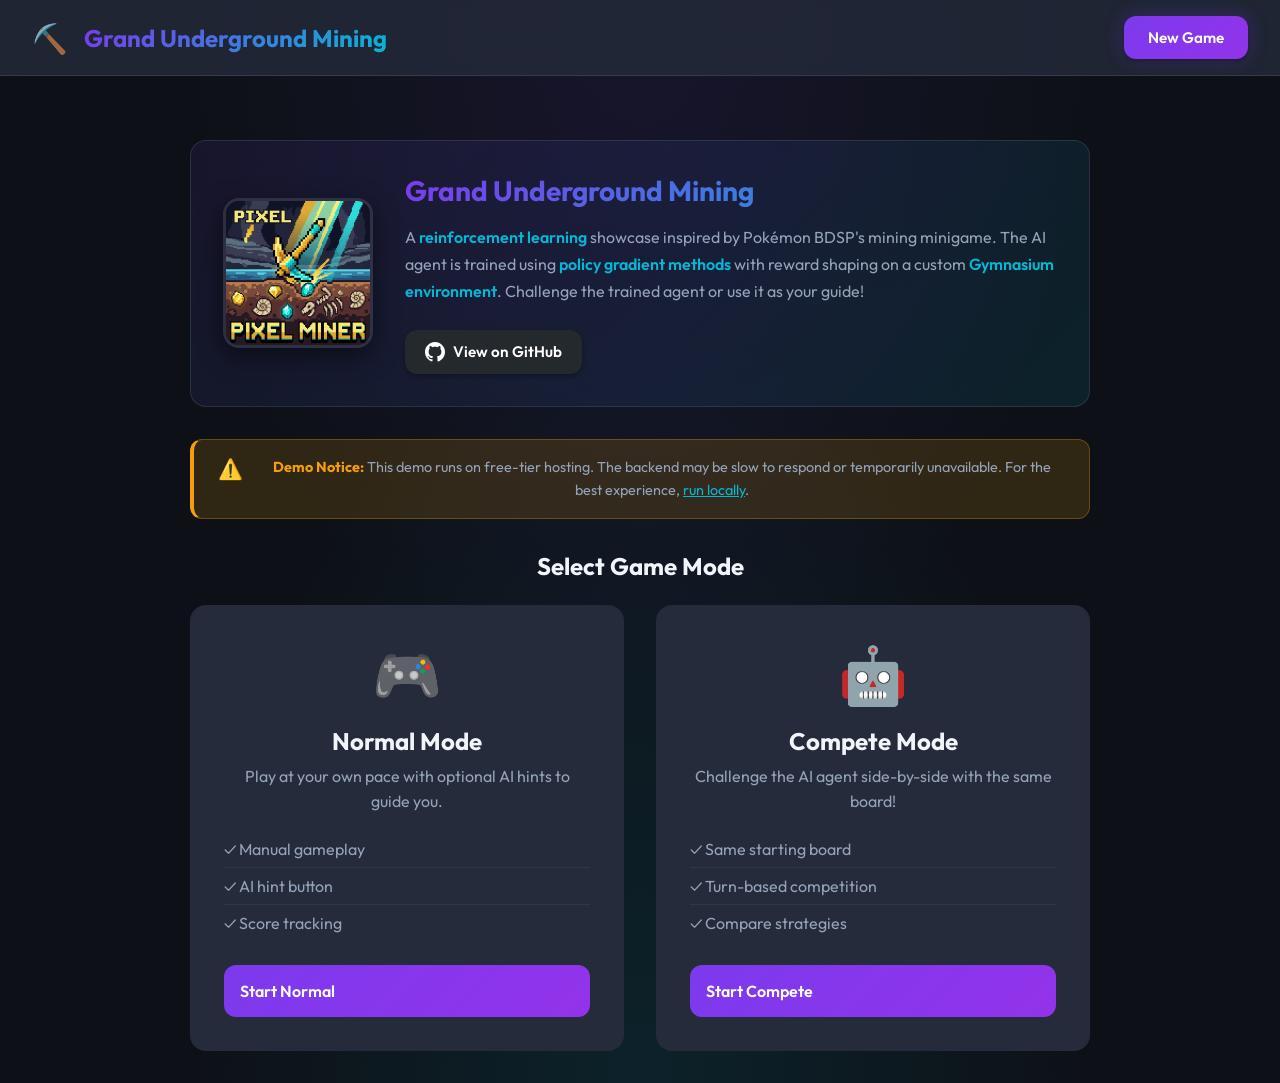
<file: frontend/index.html>
<!DOCTYPE html>
<html lang="en">

<head>
    <meta charset="UTF-8">
    <meta name="viewport" content="width=device-width, initial-scale=1.0">
    <title>Grand Underground Mining - RL Game</title>
    <meta name="description"
        content="A reinforcement learning showcase: Play the Pokémon BDSP mining minigame against a trained AI agent. Built with PPO/DQN algorithms and Gymnasium.">

    <!-- Favicon -->
    <link rel="icon" type="image/png" href="assets/thumbnail.png">
    <link rel="apple-touch-icon" href="assets/thumbnail.png">

    <!-- Open Graph / Social Sharing -->
    <meta property="og:type" content="website">
    <meta property="og:title" content="Grand Underground Mining - RL Game">
    <meta property="og:description"
        content="A reinforcement learning showcase: Play the Pokémon BDSP mining minigame against a trained AI agent.">
    <meta property="og:image" content="assets/thumbnail.png">
    <meta name="twitter:card" content="summary_large_image">

    <link rel="stylesheet" href="css/style.css">
    <link rel="preconnect" href="https://fonts.googleapis.com">
    <link rel="preconnect" href="https://fonts.gstatic.com" crossorigin>
    <link href="https://fonts.googleapis.com/css2?family=Press+Start+2P&family=Outfit:wght@400;500;600;700&display=swap"
        rel="stylesheet">
</head>

<body>
    <div class="app-container">
        <!-- Header -->
        <header class="game-header">
            <div class="logo">
                <span class="icon">⛏️</span>
                <h1>Grand Underground Mining</h1>
            </div>
            <div class="header-controls">
                <button id="new-game-btn" class="btn btn-primary">New Game</button>
            </div>
        </header>

        <!-- Mode Selection Screen -->
        <div id="mode-selection" class="screen active">
            <div class="mode-container">
                <!-- Project Hero Section -->
                <div class="project-hero">
                    <img src="assets/thumbnail.png" alt="Grand Underground Mining" class="hero-thumbnail">
                    <div class="hero-content">
                        <h2>Grand Underground Mining</h2>
                        <p class="hero-description">
                            A <strong>reinforcement learning</strong> showcase inspired by Pokémon BDSP's mining
                            minigame.
                            The AI agent is trained using <strong>policy gradient methods</strong> with reward shaping
                            on a custom <strong>Gymnasium environment</strong>. Challenge the trained agent or use it as
                            your guide!
                        </p>
                        <a href="https://github.com/Qingtian-Zou/PM-BDSP-GrandUndergroundMining" target="_blank"
                            class="github-link">
                            <svg class="github-icon" viewBox="0 0 24 24" width="20" height="20">
                                <path fill="currentColor"
                                    d="M12 0c-6.626 0-12 5.373-12 12 0 5.302 3.438 9.8 8.207 11.387.599.111.793-.261.793-.577v-2.234c-3.338.726-4.033-1.416-4.033-1.416-.546-1.387-1.333-1.756-1.333-1.756-1.089-.745.083-.729.083-.729 1.205.084 1.839 1.237 1.839 1.237 1.07 1.834 2.807 1.304 3.492.997.107-.775.418-1.305.762-1.604-2.665-.305-5.467-1.334-5.467-5.931 0-1.311.469-2.381 1.236-3.221-.124-.303-.535-1.524.117-3.176 0 0 1.008-.322 3.301 1.23.957-.266 1.983-.399 3.003-.404 1.02.005 2.047.138 3.006.404 2.291-1.552 3.297-1.23 3.297-1.23.653 1.653.242 2.874.118 3.176.77.84 1.235 1.911 1.235 3.221 0 4.609-2.807 5.624-5.479 5.921.43.372.823 1.102.823 2.222v3.293c0 .319.192.694.801.576 4.765-1.589 8.199-6.086 8.199-11.386 0-6.627-5.373-12-12-12z" />
                            </svg>
                            <span>View on GitHub</span>
                        </a>
                    </div>
                </div>

                <!-- Free Tier Notice -->
                <div class="notice-banner">
                    <span class="notice-icon">⚠️</span>
                    <p>
                        <strong>Demo Notice:</strong> This demo runs on free-tier hosting.
                        The backend may be slow to respond or temporarily unavailable.
                        For the best experience, <a
                            href="https://github.com/Qingtian-Zou/PM-BDSP-GrandUndergroundMining" target="_blank">run
                            locally</a>.
                    </p>
                </div>

                <h3 class="mode-title">Select Game Mode</h3>
                <div class="mode-cards">
                    <div class="mode-card" data-mode="normal">
                        <div class="mode-icon">🎮</div>
                        <h3>Normal Mode</h3>
                        <p>Play at your own pace with optional AI hints to guide you.</p>
                        <ul class="mode-features">
                            <li>✓ Manual gameplay</li>
                            <li>✓ AI hint button</li>
                            <li>✓ Score tracking</li>
                        </ul>
                        <button class="btn btn-mode">Start Normal</button>
                    </div>
                    <div class="mode-card" data-mode="compete">
                        <div class="mode-icon">🤖</div>
                        <h3>Compete Mode</h3>
                        <p>Challenge the AI agent side-by-side with the same board!</p>
                        <ul class="mode-features">
                            <li>✓ Same starting board</li>
                            <li>✓ Turn-based competition</li>
                            <li>✓ Compare strategies</li>
                        </ul>
                        <button class="btn btn-mode">Start Compete</button>
                    </div>
                </div>
            </div>
        </div>

        <!-- Normal Mode Game Screen -->
        <div id="normal-game" class="screen">
            <div class="game-layout single">
                <div class="game-panel main-panel">
                    <div class="panel-header">
                        <h2>Your Mining Session</h2>
                        <div class="stats-bar">
                            <div class="stat">
                                <span class="stat-label">Score</span>
                                <span class="stat-value" id="normal-score">0</span>
                            </div>
                            <div class="stat energy-stat">
                                <span class="stat-label">Energy</span>
                                <div class="energy-bar">
                                    <div class="energy-fill" id="normal-energy-fill"></div>
                                    <span class="energy-text" id="normal-energy-text">95</span>
                                </div>
                            </div>
                        </div>
                    </div>

                    <div class="board-container">
                        <div id="normal-board" class="mining-board"></div>
                        <div id="normal-hint-overlay" class="hint-overlay"></div>
                    </div>

                    <div class="controls-bar">
                        <div class="tool-selector">
                            <button class="tool-btn active" data-tool="0" id="brush-btn">
                                <span class="tool-icon">🖌️</span>
                                <span class="tool-name">Brush</span>
                                <span class="tool-cost">-2 ⚡</span>
                            </button>
                            <button class="tool-btn" data-tool="1" id="blower-btn">
                                <span class="tool-icon">💨</span>
                                <span class="tool-name">Blower</span>
                                <span class="tool-cost">-4 ⚡</span>
                            </button>
                        </div>
                        <button class="btn btn-hint" id="hint-btn">
                            <span class="btn-icon">🤖</span>
                            <span>Get AI Hint</span>
                        </button>
                    </div>
                </div>

                <div class="side-panel">
                    <h3>Items to Find</h3>
                    <div id="normal-items-list" class="items-list"></div>
                </div>
            </div>
        </div>

        <!-- Compete Mode Game Screen -->
        <div id="compete-game" class="screen">
            <div class="game-layout dual">
                <!-- Player Panel -->
                <div class="game-panel player-panel">
                    <div class="panel-header">
                        <h2>👤 Your Board</h2>
                        <div class="stats-bar">
                            <div class="stat">
                                <span class="stat-label">Score</span>
                                <span class="stat-value" id="player-score">0</span>
                            </div>
                            <div class="stat energy-stat">
                                <span class="stat-label">Energy</span>
                                <div class="energy-bar">
                                    <div class="energy-fill" id="player-energy-fill"></div>
                                    <span class="energy-text" id="player-energy-text">95</span>
                                </div>
                            </div>
                        </div>
                    </div>

                    <div class="board-container">
                        <div id="player-board" class="mining-board"></div>
                        <div id="player-hint-overlay" class="hint-overlay"></div>
                    </div>

                    <div class="controls-bar">
                        <div class="tool-selector">
                            <button class="tool-btn active" data-tool="0" id="compete-brush-btn">
                                <span class="tool-icon">🖌️</span>
                                <span class="tool-name">Brush</span>
                                <span class="tool-cost">-2 ⚡</span>
                            </button>
                            <button class="tool-btn" data-tool="1" id="compete-blower-btn">
                                <span class="tool-icon">💨</span>
                                <span class="tool-name">Blower</span>
                                <span class="tool-cost">-4 ⚡</span>
                            </button>
                        </div>
                    </div>
                </div>

                <!-- AI Panel -->
                <div class="game-panel ai-panel">
                    <div class="panel-header">
                        <h2>🤖 AI Board</h2>
                        <div class="stats-bar">
                            <div class="stat">
                                <span class="stat-label">Score</span>
                                <span class="stat-value" id="ai-score">0</span>
                            </div>
                            <div class="stat energy-stat">
                                <span class="stat-label">Energy</span>
                                <div class="energy-bar">
                                    <div class="energy-fill" id="ai-energy-fill"></div>
                                    <span class="energy-text" id="ai-energy-text">95</span>
                                </div>
                            </div>
                        </div>
                    </div>

                    <div class="board-container">
                        <div id="ai-board" class="mining-board"></div>
                        <div id="ai-action-overlay" class="action-overlay"></div>
                    </div>

                    <div class="controls-bar ai-controls">
                        <div class="ai-status" id="ai-status">
                            <span class="status-icon">⏳</span>
                            <span class="status-text">Waiting for your move...</span>
                        </div>
                        <button class="btn btn-danger" id="fast-forward-btn">
                            <span class="btn-icon">⏩</span>
                            <span>Let AI Finish</span>
                        </button>
                    </div>
                </div>
            </div>

            <div class="compete-items-panel">
                <h3>Items to Find</h3>
                <div id="compete-items-list" class="items-list horizontal"></div>
            </div>
        </div>

        <!-- Game Over Modal -->
        <div id="game-over-modal" class="modal">
            <div class="modal-content">
                <div class="modal-header">
                    <h2 id="modal-title">Game Over!</h2>
                </div>
                <div class="modal-body">
                    <div id="single-result" class="result-single">
                        <div class="final-score">
                            <span class="score-label">Final Score</span>
                            <span class="score-value" id="final-score">0</span>
                        </div>
                        <div class="items-retrieved">
                            <span id="items-retrieved">0</span> / <span id="items-total">0</span> items retrieved
                        </div>
                    </div>
                    <div id="compete-result" class="result-compete hidden">
                        <div class="compete-scores">
                            <div class="compete-score player-result">
                                <span class="result-label">👤 You</span>
                                <span class="result-value" id="compete-player-score">0</span>
                            </div>
                            <div class="vs">VS</div>
                            <div class="compete-score ai-result">
                                <span class="result-label">🤖 AI</span>
                                <span class="result-value" id="compete-ai-score">0</span>
                            </div>
                        </div>
                        <div class="winner-announcement" id="winner-text">
                            You Win!
                        </div>
                    </div>
                </div>
                <div class="modal-footer">
                    <button class="btn btn-primary" id="play-again-btn">Play Again</button>
                    <button class="btn btn-secondary" id="change-mode-btn">Change Mode</button>
                </div>
            </div>
        </div>

        <!-- Fast Forward Warning Modal -->
        <div id="fast-forward-modal" class="modal">
            <div class="modal-content warning">
                <div class="modal-header">
                    <h2>⚠️ Give Up?</h2>
                </div>
                <div class="modal-body">
                    <p>Letting the AI finish means <strong>you're giving up</strong> on this match!</p>
                    <p>The AI will complete its game instantly, but your board will remain as is.</p>
                    <p class="warning-text">Are you sure you want to forfeit?</p>
                </div>
                <div class="modal-footer">
                    <button class="btn btn-secondary" id="cancel-ff-btn">Keep Playing</button>
                    <button class="btn btn-danger" id="confirm-ff-btn">Yes, Let AI Finish</button>
                </div>
            </div>
        </div>
    </div>

    <script src="js/config.js"></script>
    <script src="js/game.js"></script>
    <script src="js/ai-assist.js"></script>
</body>

</html>
</file>
<file: frontend/css/style.css>
/* ===========================================
   Grand Underground Mining Game - Styles
   =========================================== */

/* CSS Variables */
:root {
    /* Colors */
    --bg-dark: #0d1117;
    --bg-cave: #1a1f2e;
    --bg-panel: #252b3b;
    --bg-card: #2d3548;

    --accent-primary: #7c3aed;
    --accent-secondary: #06b6d4;
    --accent-gold: #f59e0b;
    --accent-danger: #ef4444;
    --accent-success: #10b981;

    --text-primary: #f1f5f9;
    --text-secondary: #94a3b8;
    --text-muted: #64748b;

    /* Dust colors */
    --dust-0: transparent;
    --dust-2: #8b7355;
    --dust-4: #6b5344;
    --dust-6: #4a3728;

    /* Item colors */
    --item-fossil: #d4a574;
    --item-sphere: #e2e8f0;
    --item-shard-red: #ef4444;
    --item-shard-blue: #3b82f6;
    --item-shard-green: #22c55e;
    --item-shard-yellow: #eab308;
    --item-statue: #60a5fa;
    --item-statue-shiny: #fbbf24;

    /* Spacing */
    --cell-size: 40px;
    --gap-sm: 0.5rem;
    --gap-md: 1rem;
    --gap-lg: 1.5rem;
    --gap-xl: 2rem;

    /* Borders & Shadows */
    --radius-sm: 6px;
    --radius-md: 12px;
    --radius-lg: 16px;
    --shadow-sm: 0 2px 4px rgba(0, 0, 0, 0.3);
    --shadow-md: 0 4px 12px rgba(0, 0, 0, 0.4);
    --shadow-lg: 0 8px 24px rgba(0, 0, 0, 0.5);
    --shadow-glow: 0 0 20px rgba(124, 58, 237, 0.3);

    /* Transitions */
    --transition-fast: 150ms ease;
    --transition-normal: 250ms ease;
    --transition-slow: 400ms ease;
}

/* Reset & Base */
*,
*::before,
*::after {
    box-sizing: border-box;
    margin: 0;
    padding: 0;
}

body {
    font-family: 'Outfit', sans-serif;
    background: var(--bg-dark);
    color: var(--text-primary);
    min-height: 100vh;
    overflow-x: hidden;
}

/* App Container */
.app-container {
    min-height: 100vh;
    background:
        radial-gradient(ellipse at top, rgba(124, 58, 237, 0.1) 0%, transparent 50%),
        radial-gradient(ellipse at bottom, rgba(6, 182, 212, 0.1) 0%, transparent 50%),
        var(--bg-dark);
}

/* Header */
.game-header {
    display: flex;
    justify-content: space-between;
    align-items: center;
    padding: var(--gap-md) var(--gap-xl);
    background: rgba(37, 43, 59, 0.8);
    backdrop-filter: blur(10px);
    border-bottom: 1px solid rgba(255, 255, 255, 0.1);
    position: sticky;
    top: 0;
    z-index: 100;
}

.logo {
    display: flex;
    align-items: center;
    gap: var(--gap-md);
}

.logo .icon {
    font-size: 1.8rem;
}

.logo h1 {
    font-family: 'Outfit', sans-serif;
    font-size: 1.5rem;
    font-weight: 700;
    background: linear-gradient(135deg, var(--accent-primary), var(--accent-secondary));
    -webkit-background-clip: text;
    -webkit-text-fill-color: transparent;
    background-clip: text;
}

/* Buttons */
.btn {
    display: inline-flex;
    align-items: center;
    gap: var(--gap-sm);
    padding: 0.75rem 1.5rem;
    font-family: 'Outfit', sans-serif;
    font-size: 0.95rem;
    font-weight: 600;
    border: none;
    border-radius: var(--radius-md);
    cursor: pointer;
    transition: all var(--transition-normal);
}

.btn-primary {
    background: linear-gradient(135deg, var(--accent-primary), #9333ea);
    color: white;
    box-shadow: var(--shadow-sm), 0 0 20px rgba(124, 58, 237, 0.3);
}

.btn-primary:hover {
    transform: translateY(-2px);
    box-shadow: var(--shadow-md), 0 0 30px rgba(124, 58, 237, 0.5);
}

.btn-secondary {
    background: var(--bg-card);
    color: var(--text-primary);
    border: 1px solid rgba(255, 255, 255, 0.1);
}

.btn-secondary:hover {
    background: var(--bg-panel);
    border-color: var(--accent-primary);
}

.btn-danger {
    background: linear-gradient(135deg, var(--accent-danger), #dc2626);
    color: white;
}

.btn-danger:hover {
    transform: translateY(-2px);
    box-shadow: var(--shadow-md), 0 0 20px rgba(239, 68, 68, 0.4);
}

.btn-hint {
    background: linear-gradient(135deg, var(--accent-secondary), #0891b2);
    color: white;
    box-shadow: var(--shadow-sm);
}

.btn-hint:hover {
    transform: translateY(-2px);
    box-shadow: var(--shadow-md), 0 0 20px rgba(6, 182, 212, 0.4);
}

.btn:disabled {
    opacity: 0.5;
    cursor: not-allowed;
    transform: none !important;
}

/* Screens */
.screen {
    display: none;
    padding: var(--gap-xl);
    animation: fadeIn 0.3s ease;
}

.screen.active {
    display: block;
}

@keyframes fadeIn {
    from {
        opacity: 0;
        transform: translateY(10px);
    }

    to {
        opacity: 1;
        transform: translateY(0);
    }
}

/* Mode Selection */
.mode-container {
    max-width: 900px;
    margin: 0 auto;
    text-align: center;
    padding-top: var(--gap-xl);
}

.mode-container h2 {
    font-size: 2rem;
    margin-bottom: var(--gap-xl);
    color: var(--text-primary);
}

.mode-cards {
    display: grid;
    grid-template-columns: repeat(auto-fit, minmax(320px, 1fr));
    gap: var(--gap-xl);
}

.mode-card {
    background: var(--bg-panel);
    border-radius: var(--radius-lg);
    padding: var(--gap-xl);
    border: 2px solid transparent;
    transition: all var(--transition-normal);
    cursor: pointer;
}

.mode-card:hover {
    transform: translateY(-5px);
    border-color: var(--accent-primary);
    box-shadow: var(--shadow-lg), var(--shadow-glow);
}

.mode-icon {
    font-size: 3.5rem;
    margin-bottom: var(--gap-md);
}

.mode-card h3 {
    font-size: 1.5rem;
    margin-bottom: var(--gap-sm);
    color: var(--text-primary);
}

.mode-card p {
    color: var(--text-secondary);
    margin-bottom: var(--gap-md);
    line-height: 1.6;
}

.mode-features {
    list-style: none;
    text-align: left;
    margin-bottom: var(--gap-lg);
}

.mode-features li {
    padding: var(--gap-sm) 0;
    color: var(--text-secondary);
    border-bottom: 1px solid rgba(255, 255, 255, 0.05);
}

.mode-features li:last-child {
    border-bottom: none;
}

.btn-mode {
    width: 100%;
    padding: 1rem;
    background: linear-gradient(135deg, var(--accent-primary), #9333ea);
    color: white;
    font-size: 1rem;
    font-weight: 600;
    border: none;
    border-radius: var(--radius-md);
    cursor: pointer;
    transition: all var(--transition-normal);
}

.btn-mode:hover {
    box-shadow: 0 0 30px rgba(124, 58, 237, 0.5);
}

/* Game Layout */
.game-layout {
    max-width: 1400px;
    margin: 0 auto;
}

.game-layout.single {
    display: grid;
    grid-template-columns: 1fr 280px;
    gap: var(--gap-xl);
}

.game-layout.dual {
    display: grid;
    grid-template-columns: 1fr 1fr;
    gap: var(--gap-xl);
}

/* Game Panel */
.game-panel {
    background: var(--bg-panel);
    border-radius: var(--radius-lg);
    padding: var(--gap-lg);
    box-shadow: var(--shadow-md);
}

.panel-header {
    margin-bottom: var(--gap-lg);
}

.panel-header h2 {
    font-size: 1.25rem;
    margin-bottom: var(--gap-md);
    color: var(--text-primary);
}

/* Stats Bar */
.stats-bar {
    display: flex;
    gap: var(--gap-xl);
    align-items: center;
}

.stat {
    display: flex;
    flex-direction: column;
    gap: 4px;
}

.stat-label {
    font-size: 0.75rem;
    text-transform: uppercase;
    letter-spacing: 0.5px;
    color: var(--text-muted);
}

.stat-value {
    font-size: 1.5rem;
    font-weight: 700;
    color: var(--accent-gold);
}

.energy-stat {
    flex: 1;
    max-width: 200px;
}

.energy-bar {
    position: relative;
    height: 24px;
    background: rgba(0, 0, 0, 0.3);
    border-radius: var(--radius-sm);
    overflow: hidden;
}

.energy-fill {
    height: 100%;
    background: linear-gradient(90deg, var(--accent-success), #34d399);
    transition: width var(--transition-normal);
    border-radius: var(--radius-sm);
}

.energy-fill.low {
    background: linear-gradient(90deg, var(--accent-danger), #f87171);
}

.energy-fill.medium {
    background: linear-gradient(90deg, var(--accent-gold), #fbbf24);
}

.energy-text {
    position: absolute;
    top: 50%;
    left: 50%;
    transform: translate(-50%, -50%);
    font-size: 0.8rem;
    font-weight: 600;
    color: white;
    text-shadow: 0 1px 2px rgba(0, 0, 0, 0.5);
}

/* Mining Board */
.board-container {
    position: relative;
    margin-bottom: var(--gap-lg);
}

.mining-board {
    display: grid;
    gap: 2px;
    background: #1a1a2e;
    padding: 8px;
    border-radius: var(--radius-md);
    box-shadow: inset 0 2px 8px rgba(0, 0, 0, 0.5);
}

.cell {
    width: var(--cell-size);
    height: var(--cell-size);
    border-radius: 4px;
    cursor: pointer;
    transition: all var(--transition-fast);
    position: relative;
    overflow: hidden;
}

.cell:hover {
    transform: scale(1.05);
    z-index: 10;
}

.cell.dust-0 {
    background: #2a2a3e;
    box-shadow: inset 0 1px 3px rgba(0, 0, 0, 0.3);
}

/* Dust Level 1 - Soft Soil with Cracks (almost cleared) */
.cell.dust-1 {
    background:
        linear-gradient(145deg, #c9b896, #b8a785);
    box-shadow: inset 0 1px 2px rgba(0, 0, 0, 0.15);
    position: relative;
}

.cell.dust-1::before {
    content: '';
    position: absolute;
    inset: 0;
    background:
        linear-gradient(35deg, transparent 40%, rgba(0, 0, 0, 0.15) 41%, rgba(0, 0, 0, 0.15) 42%, transparent 43%),
        linear-gradient(125deg, transparent 55%, rgba(0, 0, 0, 0.12) 56%, rgba(0, 0, 0, 0.12) 57%, transparent 58%);
    border-radius: 4px;
}

/* Dust Level 2 - Soft Soil (no cracks) */
.cell.dust-2 {
    background: linear-gradient(145deg, #b8a785, #a79674);
    box-shadow: inset 0 2px 3px rgba(0, 0, 0, 0.2);
}

/* Dust Level 3 - Hard/Dry Soil with Cracks */
.cell.dust-3 {
    background:
        linear-gradient(145deg, #8b7355, #7a6448);
    box-shadow: inset 0 2px 4px rgba(0, 0, 0, 0.25);
    position: relative;
}

.cell.dust-3::before {
    content: '';
    position: absolute;
    inset: 0;
    background:
        linear-gradient(45deg, transparent 30%, rgba(0, 0, 0, 0.2) 31%, rgba(0, 0, 0, 0.2) 33%, transparent 34%),
        linear-gradient(135deg, transparent 60%, rgba(0, 0, 0, 0.18) 61%, rgba(0, 0, 0, 0.18) 63%, transparent 64%),
        linear-gradient(85deg, transparent 45%, rgba(0, 0, 0, 0.15) 46%, rgba(0, 0, 0, 0.15) 47%, transparent 48%);
    border-radius: 4px;
}

/* Dust Level 4 - Hard/Dry Soil (no cracks) */
.cell.dust-4 {
    background: linear-gradient(145deg, #6b5344, #5a4538);
    box-shadow: inset 0 2px 4px rgba(0, 0, 0, 0.3);
}

/* Dust Level 5 - Rock with Cracks (deep) */
.cell.dust-5 {
    background:
        linear-gradient(145deg, #5a4a3c, #4d3f32);
    box-shadow: inset 0 3px 5px rgba(0, 0, 0, 0.35);
    position: relative;
}

.cell.dust-5::before {
    content: '';
    position: absolute;
    inset: 0;
    background:
        linear-gradient(25deg, transparent 20%, rgba(0, 0, 0, 0.25) 21%, rgba(0, 0, 0, 0.25) 24%, transparent 25%),
        linear-gradient(160deg, transparent 35%, rgba(0, 0, 0, 0.22) 36%, rgba(0, 0, 0, 0.22) 39%, transparent 40%),
        linear-gradient(70deg, transparent 50%, rgba(0, 0, 0, 0.2) 51%, rgba(0, 0, 0, 0.2) 53%, transparent 54%),
        linear-gradient(110deg, transparent 15%, rgba(0, 0, 0, 0.18) 16%, rgba(0, 0, 0, 0.18) 18%, transparent 19%);
    border-radius: 4px;
}

/* Dust Level 6 - Rock (no cracks, deepest) */
.cell.dust-6 {
    background:
        repeating-linear-gradient(145deg,
            #4a3728 0px,
            #3d2d20 3px,
            #4a3728 4px);
    box-shadow: inset 0 3px 6px rgba(0, 0, 0, 0.45);
}

.cell.has-item {
    animation: itemReveal 0.5s ease;
}

@keyframes itemReveal {
    0% {
        transform: scale(0.8);
        opacity: 0;
    }

    50% {
        transform: scale(1.1);
    }

    100% {
        transform: scale(1);
        opacity: 1;
    }
}

.cell .item-indicator {
    position: absolute;
    inset: 4px;
    border-radius: 4px;
    display: flex;
    align-items: center;
    justify-content: center;
    font-size: 0.7rem;
    font-weight: 700;
    color: white;
    text-shadow: 0 1px 2px rgba(0, 0, 0, 0.5);
}

/* Item colors */
.item-fossil {
    background: linear-gradient(135deg, #d4a574, #c4956a);
}

.item-sphere {
    background: linear-gradient(135deg, #e2e8f0, #cbd5e1);
    color: #334155;
}

.item-shard-red {
    background: linear-gradient(135deg, #ef4444, #dc2626);
}

.item-shard-blue {
    background: linear-gradient(135deg, #3b82f6, #2563eb);
}

.item-shard-green {
    background: linear-gradient(135deg, #22c55e, #16a34a);
}

.item-shard-yellow {
    background: linear-gradient(135deg, #eab308, #ca8a04);
}

.item-statue {
    background: linear-gradient(135deg, #60a5fa, #3b82f6);
}

.item-statue-shiny {
    background: linear-gradient(135deg, #fbbf24, #f59e0b);
}

.item-special {
    background: linear-gradient(135deg, #a855f7, #9333ea);
}

/* Hint Overlay */
.hint-overlay {
    position: absolute;
    inset: 0;
    pointer-events: none;
}

.hint-marker {
    position: absolute;
    width: var(--cell-size);
    height: var(--cell-size);
    border: 3px solid var(--accent-secondary);
    border-radius: 6px;
    background: rgba(6, 182, 212, 0.2);
    animation: hintPulse 1.5s infinite;
    display: flex;
    align-items: center;
    justify-content: center;
    font-size: 1.2rem;
}

@keyframes hintPulse {

    0%,
    100% {
        box-shadow: 0 0 0 0 rgba(6, 182, 212, 0.4);
    }

    50% {
        box-shadow: 0 0 20px 5px rgba(6, 182, 212, 0.2);
    }
}

/* Action Overlay (for AI moves) */
.action-overlay {
    position: absolute;
    inset: 0;
    pointer-events: none;
}

.ai-action-marker {
    position: absolute;
    width: var(--cell-size);
    height: var(--cell-size);
    border: 3px solid var(--accent-gold);
    border-radius: 6px;
    background: rgba(245, 158, 11, 0.3);
    animation: actionFlash 0.5s ease;
}

@keyframes actionFlash {
    0% {
        transform: scale(1.3);
        opacity: 0;
    }

    50% {
        transform: scale(1.1);
        opacity: 1;
    }

    100% {
        transform: scale(1);
        opacity: 0;
    }
}

/* Controls Bar */
.controls-bar {
    display: flex;
    justify-content: space-between;
    align-items: center;
    gap: var(--gap-md);
}

.tool-selector {
    display: flex;
    gap: var(--gap-sm);
}

.tool-btn {
    display: flex;
    flex-direction: column;
    align-items: center;
    gap: 4px;
    padding: var(--gap-md);
    background: var(--bg-card);
    border: 2px solid transparent;
    border-radius: var(--radius-md);
    cursor: pointer;
    transition: all var(--transition-normal);
    min-width: 90px;
}

.tool-btn:hover {
    background: var(--bg-cave);
}

.tool-btn.active {
    border-color: var(--accent-primary);
    background: rgba(124, 58, 237, 0.2);
    box-shadow: 0 0 15px rgba(124, 58, 237, 0.3);
}

.tool-icon {
    font-size: 1.5rem;
}

.tool-name {
    font-size: 0.85rem;
    font-weight: 600;
    color: var(--text-primary);
}

.tool-cost {
    font-size: 0.75rem;
    color: var(--text-muted);
}

/* AI Controls in Compete Mode */
.ai-controls {
    flex-direction: column;
    gap: var(--gap-md);
}

.ai-status {
    display: flex;
    align-items: center;
    gap: var(--gap-sm);
    padding: var(--gap-sm) var(--gap-md);
    background: rgba(0, 0, 0, 0.2);
    border-radius: var(--radius-sm);
    font-size: 0.9rem;
    color: var(--text-secondary);
}

.status-icon {
    animation: spin 2s linear infinite;
}

@keyframes spin {
    from {
        transform: rotate(0deg);
    }

    to {
        transform: rotate(360deg);
    }
}

.ai-status.done .status-icon {
    animation: none;
}

/* Side Panel */
.side-panel {
    background: var(--bg-panel);
    border-radius: var(--radius-lg);
    padding: var(--gap-lg);
    box-shadow: var(--shadow-md);
}

.side-panel h3 {
    font-size: 1rem;
    margin-bottom: var(--gap-md);
    color: var(--text-secondary);
    text-transform: uppercase;
    letter-spacing: 0.5px;
}

/* Items List */
.items-list {
    display: flex;
    flex-direction: column;
    gap: var(--gap-sm);
}

.items-list.horizontal {
    flex-direction: row;
    flex-wrap: wrap;
    justify-content: center;
}

.item-card {
    display: flex;
    align-items: center;
    gap: var(--gap-md);
    padding: var(--gap-md);
    background: var(--bg-card);
    border-radius: var(--radius-md);
    transition: all var(--transition-normal);
}

.item-card.retrieved {
    opacity: 0.5;
    background: rgba(16, 185, 129, 0.2);
}

.item-card.retrieved::after {
    content: '✓';
    margin-left: auto;
    color: var(--accent-success);
    font-weight: bold;
}

.item-icon {
    width: 36px;
    height: 36px;
    border-radius: var(--radius-sm);
    display: flex;
    align-items: center;
    justify-content: center;
    font-size: 1.2rem;
}

.item-info {
    flex: 1;
}

.item-name {
    font-size: 0.9rem;
    font-weight: 600;
    color: var(--text-primary);
}

.item-value {
    font-size: 0.75rem;
    color: var(--accent-gold);
}

/* Compete Items Panel */
.compete-items-panel {
    margin-top: var(--gap-xl);
    background: var(--bg-panel);
    border-radius: var(--radius-lg);
    padding: var(--gap-lg);
    text-align: center;
}

.compete-items-panel h3 {
    font-size: 1rem;
    margin-bottom: var(--gap-md);
    color: var(--text-secondary);
}

/* Modal */
.modal {
    position: fixed;
    inset: 0;
    background: rgba(0, 0, 0, 0.8);
    backdrop-filter: blur(5px);
    display: none;
    align-items: center;
    justify-content: center;
    z-index: 1000;
    animation: fadeIn 0.2s ease;
}

.modal.active {
    display: flex;
}

.modal-content {
    background: var(--bg-panel);
    border-radius: var(--radius-lg);
    max-width: 450px;
    width: 90%;
    padding: var(--gap-xl);
    box-shadow: var(--shadow-lg);
    animation: modalSlide 0.3s ease;
}

.modal-content.warning {
    border: 2px solid var(--accent-danger);
}

@keyframes modalSlide {
    from {
        transform: translateY(-20px);
        opacity: 0;
    }

    to {
        transform: translateY(0);
        opacity: 1;
    }
}

.modal-header {
    text-align: center;
    margin-bottom: var(--gap-lg);
}

.modal-header h2 {
    font-size: 1.5rem;
    color: var(--text-primary);
}

.modal-body {
    text-align: center;
    margin-bottom: var(--gap-xl);
}

.modal-body p {
    color: var(--text-secondary);
    line-height: 1.6;
    margin-bottom: var(--gap-md);
}

.warning-text {
    color: var(--accent-danger) !important;
    font-weight: 600;
}

/* Result displays */
.result-single {
    text-align: center;
}

.final-score {
    display: flex;
    flex-direction: column;
    gap: var(--gap-sm);
    margin-bottom: var(--gap-lg);
}

.score-label {
    font-size: 0.9rem;
    color: var(--text-muted);
    text-transform: uppercase;
}

.score-value {
    font-size: 3rem;
    font-weight: 700;
    color: var(--accent-gold);
}

.items-retrieved {
    color: var(--text-secondary);
}

.result-compete {
    text-align: center;
}

.compete-scores {
    display: flex;
    align-items: center;
    justify-content: center;
    gap: var(--gap-xl);
    margin-bottom: var(--gap-lg);
}

.compete-score {
    text-align: center;
}

.result-label {
    display: block;
    font-size: 0.9rem;
    color: var(--text-muted);
    margin-bottom: var(--gap-sm);
}

.result-value {
    font-size: 2.5rem;
    font-weight: 700;
}

.player-result .result-value {
    color: var(--accent-primary);
}

.ai-result .result-value {
    color: var(--accent-secondary);
}

.vs {
    font-size: 1.5rem;
    font-weight: 700;
    color: var(--text-muted);
}

.winner-announcement {
    font-size: 1.5rem;
    font-weight: 700;
    padding: var(--gap-md);
    border-radius: var(--radius-md);
}

.winner-announcement.win {
    background: rgba(16, 185, 129, 0.2);
    color: var(--accent-success);
}

.winner-announcement.lose {
    background: rgba(239, 68, 68, 0.2);
    color: var(--accent-danger);
}

.winner-announcement.tie {
    background: rgba(245, 158, 11, 0.2);
    color: var(--accent-gold);
}

.modal-footer {
    display: flex;
    gap: var(--gap-md);
    justify-content: center;
}

.hidden {
    display: none !important;
}

/* Responsive */
@media (max-width: 1200px) {
    .game-layout.dual {
        grid-template-columns: 1fr;
    }

    :root {
        --cell-size: 35px;
    }
}

@media (max-width: 768px) {
    .game-layout.single {
        grid-template-columns: 1fr;
    }

    :root {
        --cell-size: 30px;
    }

    .controls-bar {
        flex-direction: column;
    }

    .stats-bar {
        flex-direction: column;
        align-items: flex-start;
    }

    .energy-stat {
        width: 100%;
        max-width: none;
    }

    .project-hero {
        flex-direction: column;
        text-align: center;
    }

    .hero-thumbnail {
        width: 120px;
        height: 120px;
    }

    .github-link {
        justify-content: center;
    }
}

/* ===========================================
   Project Hero Section
   =========================================== */

.project-hero {
    display: flex;
    align-items: center;
    gap: var(--gap-xl);
    padding: var(--gap-xl);
    margin-bottom: var(--gap-xl);
    background: linear-gradient(135deg, rgba(124, 58, 237, 0.1), rgba(6, 182, 212, 0.1));
    border-radius: var(--radius-lg);
    border: 1px solid rgba(255, 255, 255, 0.1);
}

.hero-thumbnail {
    width: 150px;
    height: 150px;
    border-radius: var(--radius-lg);
    object-fit: cover;
    box-shadow: var(--shadow-lg);
    border: 3px solid rgba(255, 255, 255, 0.1);
    flex-shrink: 0;
}

.hero-content {
    flex: 1;
    text-align: left;
}

.hero-content h2 {
    font-size: 1.75rem;
    margin-bottom: var(--gap-md);
    background: linear-gradient(135deg, var(--accent-primary), var(--accent-secondary));
    -webkit-background-clip: text;
    -webkit-text-fill-color: transparent;
    background-clip: text;
}

.hero-description {
    color: var(--text-secondary);
    line-height: 1.7;
    margin-bottom: var(--gap-lg);
    font-size: 1rem;
}

.hero-description strong {
    color: var(--accent-secondary);
    font-weight: 600;
}

.github-link {
    display: inline-flex;
    align-items: center;
    gap: var(--gap-sm);
    padding: 0.75rem 1.25rem;
    background: #24292e;
    color: white;
    border-radius: var(--radius-md);
    text-decoration: none;
    font-weight: 600;
    font-size: 0.95rem;
    transition: all var(--transition-normal);
    box-shadow: var(--shadow-sm);
}

.github-link:hover {
    background: #374151;
    transform: translateY(-2px);
    box-shadow: var(--shadow-md);
}

.github-icon {
    flex-shrink: 0;
}

.mode-title {
    font-size: 1.5rem;
    margin-bottom: var(--gap-lg);
    color: var(--text-primary);
}

/* ===========================================
   Notice Banner
   =========================================== */

.notice-banner {
    display: flex;
    align-items: flex-start;
    gap: var(--gap-md);
    padding: var(--gap-md) var(--gap-lg);
    margin-bottom: var(--gap-xl);
    background: rgba(245, 158, 11, 0.15);
    border: 1px solid rgba(245, 158, 11, 0.3);
    border-radius: var(--radius-md);
    border-left: 4px solid var(--accent-gold);
}

.notice-icon {
    font-size: 1.25rem;
    flex-shrink: 0;
}

.notice-banner p {
    color: var(--text-secondary);
    font-size: 0.9rem;
    line-height: 1.6;
    margin: 0;
}

.notice-banner strong {
    color: var(--accent-gold);
}

.notice-banner a {
    color: var(--accent-secondary);
    text-decoration: underline;
    transition: color var(--transition-fast);
}

.notice-banner a:hover {
    color: var(--accent-primary);
}
</file>
